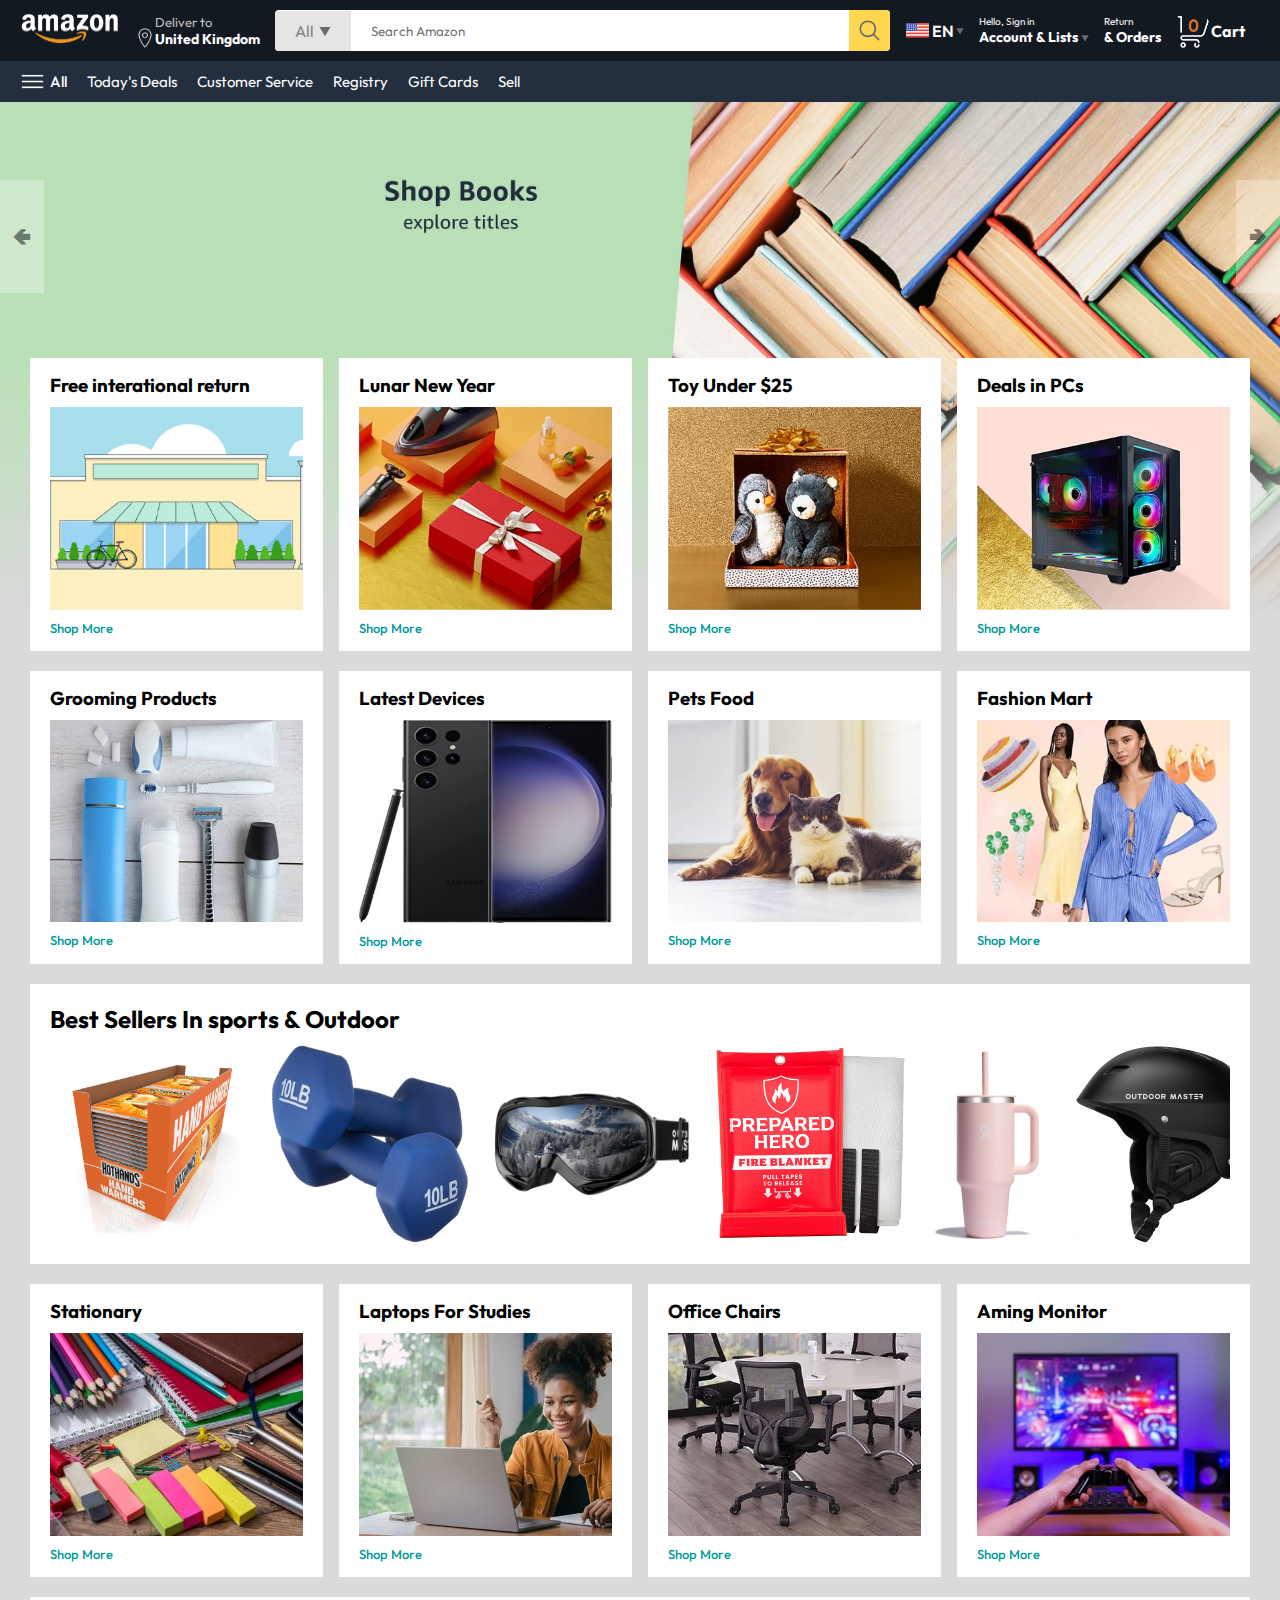
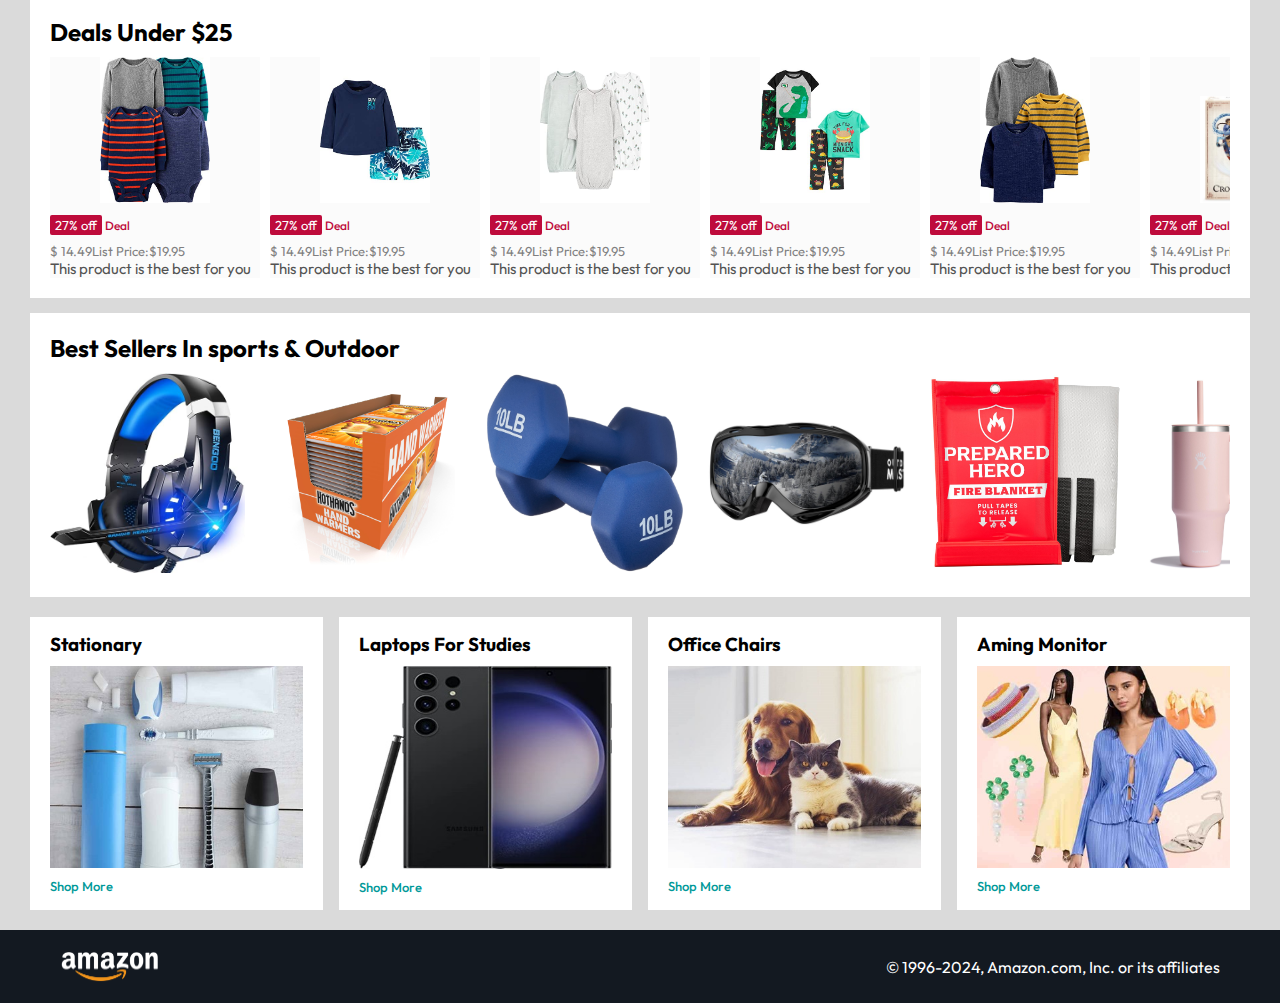
<file: index.html>
<!DOCTYPE html>
<html lang="en">
<head>
    <meta charset="UTF-8">
    <meta http-equiv="X-UA-Compatible" content="IE=edge">
    <meta name="viewport" content="width=device-width, initial-scale=1.0">
    <title>Amazon Clone</title>
    <link rel="stylesheet" href="style.css">
</head>
<body>
    <nav>
        <a href="/">
            <img src="./assets/amazon_logo.png" width="100" alt="">
        </a>
        <div class="nav-country">
            <img src="./assets/location_icon.png" height="20" alt="">
            <div>
                <p>Deliver to</p>
                <h1>United Kingdom</h1>
            </div>
        </div>
        <div class="nav-search">
            <div class="nav-search-gategory">
                <p>All</p>
                <img src="./assets/dropdown_icon.png" height="12" alt="">
            </div>
            <input type="text" class="nav-search-input" placeholder="Search Amazon">
            <img src="./assets/search_icon.png" class="nav-search-icon" alt="">
        </div>
        <div class="nav-language">
            <img src="./assets/us_flag.png" width="25px" alt="">
            <p>EN</p>
            <img src="./assets//dropdown_icon.png" width="8px" alt="">
        </div>
        <div class="nav-text">
            <p> <a href="/signin.html">Hello, Sign in</a> </p>
            <h1>Account & Lists <img src="./assets//dropdown_icon.png" width="8px" alt=""></h1>
        </div>
        <div class="nav-text">
            <p>Return</p>
            <h1>& Orders</h1>
        </div>
        <a href="/signin.html" class="mobile-user-icon" style="display: none;">
            <img src="./assets/user.png" alt="">
        </a>
        <a href="/Cart.html" class="nav-cart">
        <img src="./assets/cart_icon.png" width="35px" alt="">
        <h4>Cart</h4>
    </a>
      
    </nav>

    <div class="nav-bottom">
        <div>
            <img src="./assets/menu_icon.png" width="25px" alt="">
            <p>All</p>
        </div>
        <p>Today's Deals</p>
        <p>Customer Service</p>
        <p>Registry</p>
        <p>Gift Cards</p>
        <p>Sell</p>
    </div>

    <div class="header-slider">
        <a href="#" class="control_prev">&#129144</a>
        <a href="#" class="control_next">&#129146</a>
        <ul>
            <img src="./assets/header1.jpg" class="hearder-img" alt="">
            <img src="./assets/header2.jpg" class="hearder-img" alt="">
            <img src="./assets/header3.jpg" class="hearder-img" alt="">
            <img src="./assets/header4.jpg" class="hearder-img" alt="">
            <img src="./assets/header5.jpg" class="hearder-img" alt="">
            <img src="./assets/header6.jpg" class="hearder-img" alt="">
        </ul>
    </div>
    <div class="box-row header-box">
        <div class="box-col">
            <h3>Free interational return</h3>
            <img src="./assets/box1-1.jpg" alt="">
            <a href="/">Shop More</a>
        </div>
        <div class="box-col">
            <h3>Lunar New Year</h3>
            <img src="./assets/box1-2.jpg" alt="">
            <a href="/">Shop More</a>
        </div>
        <div class="box-col">
            <h3>Toy Under $25</h3>
            <img src="./assets/box1-3.jpg" alt="">
            <a href="/">Shop More</a>
        </div>
        <div class="box-col">
            <h3>Deals in PCs</h3>
            <img src="./assets/box1-4.jpg" alt="">
            <a href="/">Shop More</a>
        </div>
    </div> 

    <div class="box-row">
        <div class="box-col">
            <h3>Grooming Products</h3>
            <img src="./assets/box2-1.jpg" alt="">
            <a href="/">Shop More</a>
        </div>
        <div class="box-col">
            <h3>Latest Devices</h3>
            <img src="./assets/box2-2.jpg" alt="">
            <a href="/">Shop More</a>
        </div>
        <div class="box-col">
            <h3>Pets Food</h3>
            <img src="./assets/box2-3.jpg" alt="">
            <a href="/">Shop More</a>
        </div>
        <div class="box-col">
            <h3>Fashion Mart</h3>
            <img src="./assets/box2-4.jpg" alt="">
            <a href="/">Shop More</a>
        </div>
    </div> 

    <div class="products-slider">
        <h2>Best Sellers In sports & Outdoor</h2>
        <div class="products">
        <img src="./assets/product1-1.jpg" alt="">
        <img src="./assets/product1-2.jpg" alt="">
        <img src="./assets/product1-3.jpg" alt="">
        <img src="./assets/product1-4.jpg" alt="">
        <img src="./assets/product1-5.jpg" alt="">
        <img src="./assets/product1-6.jpg" alt="">
        <img src="./assets/product1-7.jpg" alt="">
        <img src="./assets/product1-8.jpg" alt="">
        <img src="./assets/product1-9.jpg" alt="">
        <img src="./assets/product1-10.jpg" alt="">
        </div>
        
      

    </div>

    <div class="box-row">
        <div class="box-col">
            <h3>Stationary</h3>
            <img src="./assets/box3-1.jpg" alt="">
            <a href="/">Shop More</a>
        </div>
        <div class="box-col">
            <h3>Laptops For Studies</h3>
            <img src="./assets/box3-2.jpg" alt="">
            <a href="/">Shop More</a>
        </div>
        <div class="box-col">
            <h3>Office Chairs</h3>
            <img src="./assets/box3-3.jpg" alt="">
            <a href="/">Shop More</a>
        </div>
        <div class="box-col">
            <h3>Aming Monitor</h3>
            <img src="./assets/box3-4.jpg" alt="">
            <a href="/">Shop More</a>
        </div>
    </div> 

    <div class="products-slider-with-price">
        <h2>Deals Under $25</h2>
        <div class="products">
            <div class="product-card">
                <div class="product-img-container">
                    <img src="./assets//product2-1.jpg" alt="">
                </div>
                <div class="product-offer">
                    <p>27% off</p> <span>Deal</span>
                </div>
                <p class="product-price">$ <span>14.49</span>List Price:$19.95</p>
                <h4>This product is the best for you</h4>
            </div>
            <div class="product-card">
                <div class="product-img-container">
                    <img src="./assets//product2-2.jpg" alt="">
                </div>
                <div class="product-offer">
                    <p>27% off</p> <span>Deal</span>
                </div>
                <p class="product-price">$ <span>14.49</span>List Price:$19.95</p>
                <h4>This product is the best for you</h4>
            </div>
            <div class="product-card">
                <div class="product-img-container">
                    <img src="./assets//product2-3.jpg" alt="">
                </div>
                <div class="product-offer">
                    <p>27% off</p> <span>Deal</span>
                </div>
                <p class="product-price">$ <span>14.49</span>List Price:$19.95</p>
                <h4>This product is the best for you</h4>
            </div>
            <div class="product-card">
                <div class="product-img-container">
                    <img src="./assets//product2-4.jpg" alt="">
                </div>
                <div class="product-offer">
                    <p>27% off</p> <span>Deal</span>
                </div>
                <p class="product-price">$ <span>14.49</span>List Price:$19.95</p>
                <h4>This product is the best for you</h4>
            </div>
            <div class="product-card">
                <div class="product-img-container">
                    <img src="./assets//product2-5.jpg" alt="">
                </div>
                <div class="product-offer">
                    <p>27% off</p> <span>Deal</span>
                </div>
                <p class="product-price">$ <span>14.49</span>List Price:$19.95</p>
                <h4>This product is the best for you</h4>
            </div>
            <div class="product-card">
                <div class="product-img-container">
                    <img src="./assets//product2-6.jpg" alt="">
                </div>
                <div class="product-offer">
                    <p>27% off</p> <span>Deal</span>
                </div>
                <p class="product-price">$ <span>14.49</span>List Price:$19.95</p>
                <h4>This product is the best for you</h4>
            </div>
            <div class="product-card">
                <div class="product-img-container">
                    <img src="./assets//product2-7.jpg" alt="">
                </div>
                <div class="product-offer">
                    <p>27% off</p> <span>Deal</span>
                </div>
                <p class="product-price">$ <span>14.49</span>List Price:$19.95</p>
                <h4>This product is the best for you</h4>
            </div>
            <div class="product-card">
                <div class="product-img-container">
                    <img src="./assets//product2-8.jpg" alt="">
                </div>
                <div class="product-offer">
                    <p>27% off</p> <span>Deal</span>
                </div>
                <p class="product-price">$ <span>14.49</span>List Price:$19.95</p>
                <h4>This product is the best for you</h4>
            </div>
            <div class="product-card">
                <div class="product-img-container">
                    <img src="./assets//product2-9.jpg" alt="">
                </div>
                <div class="product-offer">
                    <p>27% off</p> <span>Deal</span>
                </div>
                <p class="product-price">$ <span>14.49</span>List Price:$19.95</p>
                <h4>This product is the best for you</h4>
            </div>
            <div class="product-card">
                <div class="product-img-container">
                    <img src="./assets//product2-10.jpg" alt="">
                </div>
                <div class="product-offer">
                    <p>27% off</p> <span>Deal</span>
                </div>
                <p class="product-price">$ <span>14.49</span>List Price:$19.95</p>
                <h4>This product is the best for you</h4>
            </div>
            <div class="product-card">
                <div class="product-img-container">
                    <img src="./assets//product2-11.jpg" alt="">
                </div>
                <div class="product-offer">
                    <p>27% off</p> <span>Deal</span>
                </div>
                <p class="product-price">$ <span>14.49</span>List Price:$19.95</p>
                <h4>This product is the best for you</h4>
            </div>
           
        </div>
    </div>

    <div class="products-slider">
        <h2>Best Sellers In sports & Outdoor</h2>
        <div class="products">
            <a href="/product.html">
            <img src="./assets/product_img.jpg" alt="">
        </a>
        <img src="./assets/product1-1.jpg" alt="">
        <img src="./assets/product1-2.jpg" alt="">
        <img src="./assets/product1-3.jpg" alt="">
        <img src="./assets/product1-4.jpg" alt="">
        <img src="./assets/product1-5.jpg" alt="">
        <img src="./assets/product1-6.jpg" alt="">
        <img src="./assets/product1-7.jpg" alt="">
        <img src="./assets/product1-8.jpg" alt="">
        <img src="./assets/product1-9.jpg" alt="">
        <img src="./assets/product1-10.jpg" alt="">
        </div>
        
      

    </div>

    <div class="box-row">
        <div class="box-col">
            <h3>Stationary</h3>
            <img src="./assets/box2-1.jpg" alt="">
            <a href="/">Shop More</a>
        </div>
        <div class="box-col">
            <h3>Laptops For Studies</h3>
            <img src="./assets/box2-2.jpg" alt="">
            <a href="/">Shop More</a>
        </div>
        <div class="box-col">
            <h3>Office Chairs</h3>
            <img src="./assets/box2-3.jpg" alt="">
            <a href="/">Shop More</a>
        </div>
        <div class="box-col">
            <h3>Aming Monitor</h3>
            <img src="./assets/box2-4.jpg" alt="">
            <a href="/">Shop More</a>
        </div>
    </div> 

    <footer>
        <img src="./assets/amazon_logo.png" width="100" alt="">
        <p>
            &copy; 1996-2024, Amazon.com, Inc. or its affiliates
        </p>
    </footer>



    <script src="script.js"></script>
</body>
</html>
</file>
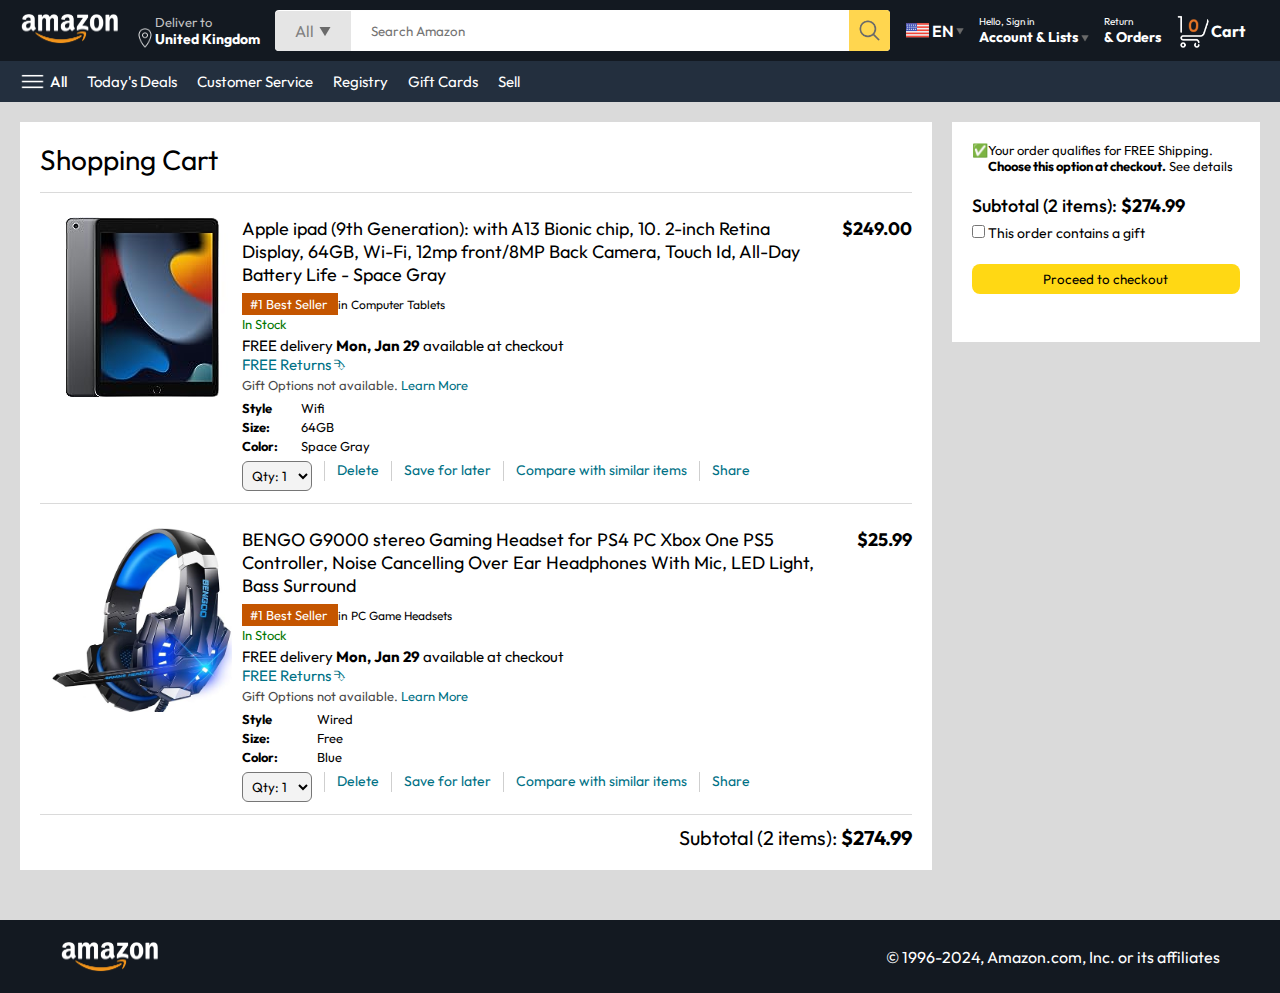
<file: Cart.html>
<!DOCTYPE html>
<html lang="en">
<head>
    <meta charset="UTF-8">
    <meta http-equiv="X-UA-Compatible" content="IE=edge">
    <meta name="viewport" content="width=device-width, initial-scale=1.0">
    <title>Cart</title>
    <link rel="stylesheet" href="./style.css">
    <link rel="stylesheet" href="./Cart.css">
</head>
<body>

    <nav>
        <a href="/">
            <img src="./assets/amazon_logo.png" width="100" alt="">
        </a>
        <div class="nav-country">
            <img src="./assets/location_icon.png" height="20" alt="">
            <div>
                <p>Deliver to</p>
                <h1>United Kingdom</h1>
            </div>
        </div>
        <div class="nav-search">
            <div class="nav-search-gategory">
                <p>All</p>
                <img src="./assets/dropdown_icon.png" height="12" alt="">
            </div>
            <input type="text" class="nav-search-input" placeholder="Search Amazon">
            <img src="./assets/search_icon.png" class="nav-search-icon" alt="">
        </div>
        <div class="nav-language">
            <img src="./assets/us_flag.png" width="25px" alt="">
            <p>EN</p>
            <img src="./assets//dropdown_icon.png" width="8px" alt="">
        </div>
        <div class="nav-text">
            <p> <a href="/signin.html">Hello, Sign in</a> </p>
            <h1>Account & Lists <img src="./assets//dropdown_icon.png" width="8px" alt=""></h1>
        </div>
        <div class="nav-text">
            <p>Return</p>
            <h1>& Orders</h1>
        </div>
        <a href="/signin.html" class="mobile-user-icon" style="display: none;">
            <img src="./assets/user.png" alt="">
        </a>
        <a href="" class="nav-cart">
        <img src="./assets/cart_icon.png" width="35px" alt="">
        <h4>Cart</h4>
    </a>
      
    </nav>

    <div class="nav-bottom">
        <div>
            <img src="./assets/menu_icon.png" width="25px" alt="">
            <p>All</p>
        </div>
        <p>Today's Deals</p>
        <p>Customer Service</p>
        <p>Registry</p>
        <p>Gift Cards</p>
        <p>Sell</p>
    </div>

    <div class="cart">
        <div class="cart-left">
            <h1>Shopping Cart</h1>
            <hr>
            <div class="product-cart-list">
                <img src="./assets/ipad_img.jpg" alt="" width="180px">
                <div>
                    <div class="product-cart-titleprice">
                        <p>Apple ipad (9th Generation): with A13 Bionic chip, 10.
                            2-inch Retina Display, 64GB, Wi-Fi, 12mp front/8MP Back
                             Camera, Touch Id, All-Day Battery Life - Space Gray
                        </p>
                        <p><b>$249.00</b></p>
                    </div>
                    <p class="product-cart-bestseller"> <span> #1 Best Seller </span> in Computer Tablets</p>
                    <p class="product-cart-stock">In Stock</p>
                    <p class="product-cart-delievry">FREE delivery <b> Mon, Jan 29 </b> available at checkout</p>
                    <p class="product-cart-returns">FREE Returns &#11191</p>
                    <p class="product-cart-giftoptions">Gift Options not available. <span>Learn More</span></p>
                    <div class="product-cart-specs">
                        <p><b>Style</b></p> <p>Wifi</p>
                        <p><b>Size:</b></p> <p>64GB</p>
                        <p><b>Color:</b></p> <p>Space Gray</p>
                    </div>

                    <div class="cart-list-action">
                        <select>
                            <option value=" 1">Qty: 1</option>
                            <option value=" 2">Qty: 2</option>
                            <option value=" 3">Qty: 3</option>
                            <option value=" 4">Qty: 4</option>
                            <option value=" 5">Qty: 5</option>
                        </select>
                        <hr>
                        <p class="action-btn">Delete</p>
                        <hr>
                        <p class="action-btn">Save for later</p>
                        <hr>
                        <p class="action-btn">Compare with similar items</p>
                        <hr>
                        <p class="action-btn">Share</p>
                    </div>
                </div>

                
                
            </div>

            <hr>

            <div class="product-cart-list">
                <img src="./assets/product_img.jpg" alt="" width="180px">
                <div>
                    <div class="product-cart-titleprice">
                        <p> BENGO G9000 stereo Gaming Headset for PS4 PC Xbox One PS5
                            Controller, Noise Cancelling Over Ear Headphones With Mic, LED 
                            Light, Bass Surround
                        </p>
                        <p><b>$25.99</b></p>
                    </div>
                    <p class="product-cart-bestseller"> <span> #1 Best Seller </span> in PC Game Headsets</p>
                    <p class="product-cart-stock">In Stock</p>
                    <p class="product-cart-delievry">FREE delivery <b> Mon, Jan 29 </b> available at checkout</p>
                    <p class="product-cart-returns">FREE Returns &#11191</p>
                    <p class="product-cart-giftoptions">Gift Options not available. <span>Learn More</span></p>
                    <div class="product-cart-specs">
                        <p><b>Style</b></p> <p>Wired</p>
                        <p><b>Size:</b></p> <p>Free</p>
                        <p><b>Color:</b></p> <p>Blue</p>
                    </div>

                    <div class="cart-list-action">
                        <select>
                            <option value=" 1">Qty: 1</option>
                            <option value=" 2">Qty: 2</option>
                            <option value=" 3">Qty: 3</option>
                            <option value=" 4">Qty: 4</option>
                            <option value=" 5">Qty: 5</option>
                        </select>
                        <hr>
                        <p class="action-btn">Delete</p>
                        <hr>
                        <p class="action-btn">Save for later</p>
                        <hr>
                        <p class="action-btn">Compare with similar items</p>
                        <hr>
                        <p class="action-btn">Share</p>
                    </div>
                </div>
        </div>

        <hr>
        <div class="cart-list-subtotal">
            Subtotal (2 items): <b>$274.99</b>
        </div>

        </div>
        <div class="cart-right">
        <div class="cart-free-delivery">
            <p>&#x2705</p>
            <p>Your order qualifies for FREE Shipping. <b>Choose this option at checkout.</b> See details</p>
        </div>
        <p class="cart-subtotal"> Subtotal (2 items): <b>$274.99</b></p>
        <p class="cart-right-gift"> <input type="checkbox"> This order contains a gift</p>
        <button>Proceed to checkout</button>
        </div>
    </div>

    <footer class="footer-cart">
        <img src="./assets/amazon_logo.png" width="100" alt="">
        <p>
            &copy; 1996-2024, Amazon.com, Inc. or its affiliates
        </p>
    </footer>
    
</body>
</html>
</file>
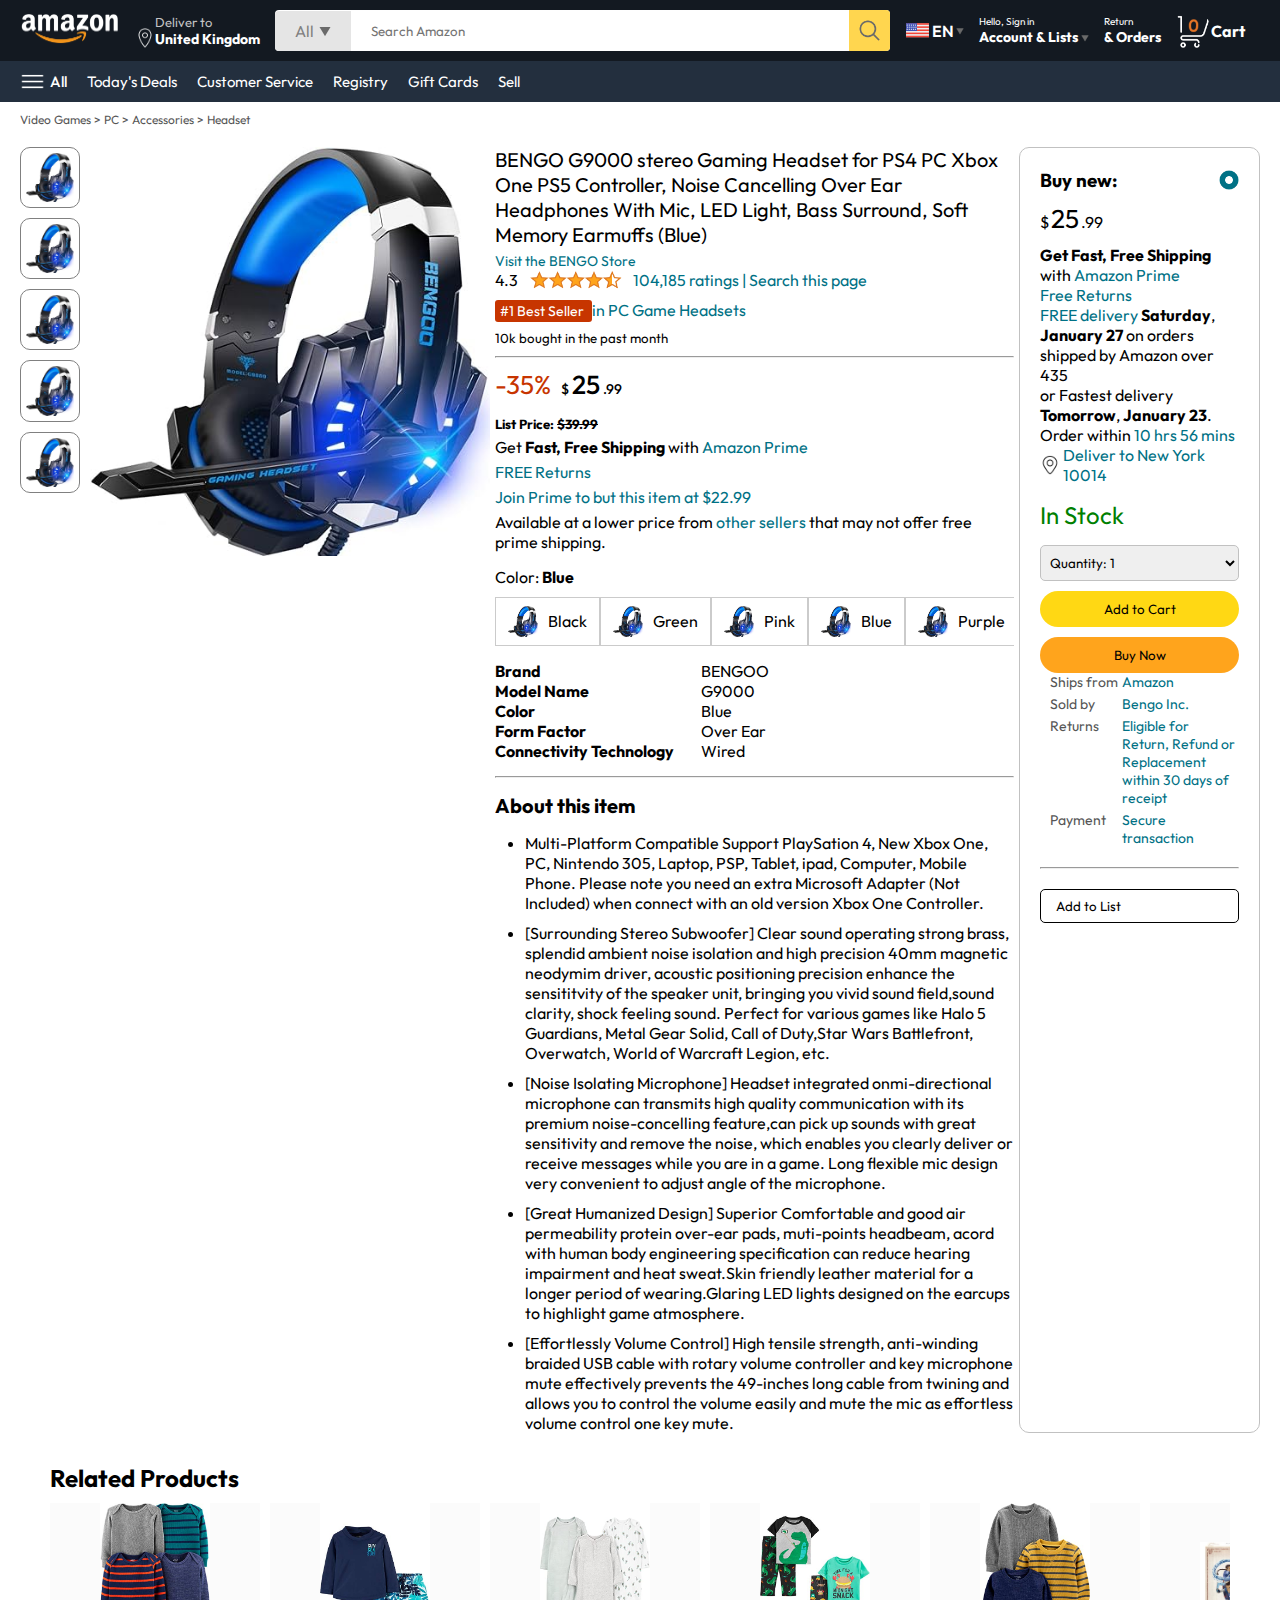
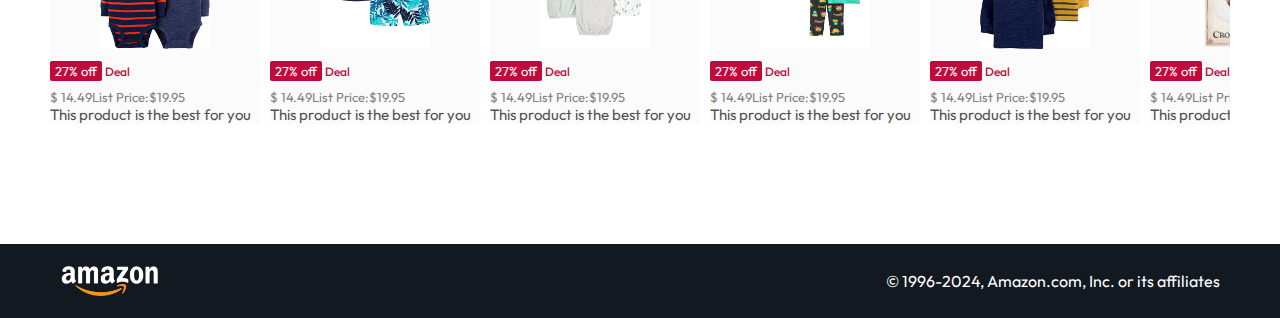
<file: product.html>
<!DOCTYPE html>
<html lang="en">
<head>
    <meta charset="UTF-8">
    <meta http-equiv="X-UA-Compatible" content="IE=edge">
    <meta name="viewport" content="width=device-width, initial-scale=1.0">
    <title>Product Page</title>
    <link rel="stylesheet" href="style.css">
    <link rel="stylesheet" href="product.css">
</head>
<body>
    <nav>
        <a href="/">
            <img src="./assets/amazon_logo.png" width="100" alt="">
        </a>
        <div class="nav-country">
            <img src="./assets/location_icon.png" height="20" alt="">
            <div>
                <p>Deliver to</p>
                <h1>United Kingdom</h1>
            </div>
        </div>
        <div class="nav-search">
            <div class="nav-search-gategory">
                <p>All</p>
                <img src="./assets/dropdown_icon.png" height="12" alt="">
            </div>
            <input type="text" class="nav-search-input" placeholder="Search Amazon">
            <img src="./assets/search_icon.png" class="nav-search-icon" alt="">
        </div>
        <div class="nav-language">
            <img src="./assets/us_flag.png" width="25px" alt="">
            <p>EN</p>
            <img src="./assets//dropdown_icon.png" width="8px" alt="">
        </div>
        <div class="nav-text">
            <p> <a href="/signin.html">Hello, Sign in</a> </p>
            <h1>Account & Lists <img src="./assets//dropdown_icon.png" width="8px" alt=""></h1>
        </div>
        <div class="nav-text">
            <p>Return</p>
            <h1>& Orders</h1>
        </div>
        <a href="/signin.html" class="mobile-user-icon" style="display: none;">
            <img src="./assets/user.png" alt="">
        </a>

        <a href="/Cart.html" class="nav-cart">
        <img src="./assets/cart_icon.png" width="35px" alt="">
        <h4>Cart</h4>
    </a>
      
    </nav>

    <div class="nav-bottom">
        <div>
            <img src="./assets/menu_icon.png" width="25px" alt="">
            <p>All</p>
        </div>
        <p>Today's Deals</p>
        <p>Customer Service</p>
        <p>Registry</p>
        <p>Gift Cards</p>
        <p>Sell</p>
    </div>
    
    <p class="breadcrum">Video Games > PC > Accessories > Headset</p>

    <div class="product-display">
    <div class="product-d-image">
        <div class="product-icons">
            <img src="./assets/product_img.jpg" alt="" width="60">
            <img src="./assets/product_img.jpg" alt="" width="60">
            <img src="./assets/product_img.jpg" alt="" width="60">
            <img src="./assets/product_img.jpg" alt="" width="60">
            <img src="./assets/product_img.jpg" alt="" width="60">
        </div>
        <div class="product-main-image">
            <img src="./assets/product_img.jpg" alt="" width="400">
        </div>
    </div>
    <div class="product-d-details">
        <p class="product-title">
            BENGO G9000 stereo Gaming Headset for PS4 PC Xbox One PS5
            Controller, Noise Cancelling Over Ear Headphones With Mic, LED 
            Light, Bass Surround, Soft Memory Earmuffs (Blue)
        </p>
        <p class="brand-store">Visit the BENGO Store</p>
        <div class="product-rating">
            <div>
                <div>4.3 <img src="./assets/rating_img.png" height="20px" alt=""></div>
                <p>104,185 ratings | Search this page</p>
            </div>
            <p> <span> #1 Best Seller </span>in PC Game Headsets</p>
            <h5>10k bought in the past month</h5>
            <hr>
        </div>

        <div class="product-d-price">
            <div>
                <p>-35%</p>
                <h1>$ <span>25</span> .99</h1>
            </div>
            <h5>List Price: <span> $39.99</span></h5>
            <p>Get <b>Fast, Free Shipping</b>  with <span>Amazon Prime</span> </p>
            <p> <span>FREE Returns</span> </p>
            <p> <span>Join Prime to but this item at $22.99</span> </p>
            <p>Available at a lower price from <span> other sellers</span> that may not offer free prime shipping.</p>
        </div>

        <div class="product-color-selection">
            <p>Color: <b>Blue</b></p>
            <div class="product-color-options">
                <div class="option">
                    <img src="./assets/product_img.jpg" alt="" width="30px">
                    <p>Black</p>
                </div>
                <div class="option">
                    <img src="./assets/product_img.jpg" alt="" width="30px">
                    <p>Green</p>
                </div>
                <div class="option">
                    <img src="./assets/product_img.jpg" alt="" width="30px">
                    <p>Pink</p>
                </div>
                <div class="option">
                    <img src="./assets/product_img.jpg" alt="" width="30px">
                    <p>Blue</p>
                </div>
                <div class="option">
                    <img src="./assets/product_img.jpg" alt="" width="30px">
                    <p>Purple</p>
                </div>
                <div class="option">
                    <img src="./assets/product_img.jpg" alt="" width="30px">
                    <p>Red</p>
                </div>
            </div>
        </div>

        <div class="product-info">
            <p><b>Brand</b></p> <p>BENGOO</p>
            <p><b>Model Name</b></p> <p>G9000</p>
            <p><b>Color</b></p> <p>Blue</p>
            <p><b>Form Factor</b></p> <p>Over Ear</p>
            <p><b>Connectivity Technology</b></p> <p>Wired</p>
            
        </div>
        <hr>
        <div class="product-description">
            <h1>About this item</h1>
            <ul>
                <li>Multi-Platform Compatible Support PlaySation 4, New
                     Xbox One, PC, Nintendo 305, Laptop, PSP, Tablet, ipad, Computer, Mobile Phone. Please note you need an extra Microsoft Adapter (Not Included) when connect with an old version Xbox One Controller.</li>
                     <li>[Surrounding Stereo Subwoofer] Clear sound operating strong brass, splendid ambient noise isolation and high precision 40mm magnetic neodymim driver, acoustic positioning precision enhance the sensititvity of the speaker unit, bringing you vivid sound field,sound clarity, shock feeling sound. Perfect for various games like Halo 5 Guardians, Metal Gear Solid, Call of Duty,Star Wars Battlefront, Overwatch, World of Warcraft Legion, etc.</li>
                     <li>[Noise Isolating Microphone] Headset integrated onmi-directional microphone can transmits high quality communication with its premium noise-concelling feature,can pick up sounds with great sensitivity and remove the noise, which enables you clearly deliver or receive messages while you are in a game. Long flexible mic design very convenient to adjust angle of the microphone. </li>
                     <li>[Great Humanized Design] Superior Comfortable and good air permeability protein over-ear pads, muti-points headbeam, acord with human body engineering specification can reduce hearing impairment and heat sweat.Skin friendly leather material for a longer period of wearing.Glaring LED lights designed on the earcups to highlight game atmosphere.</li>
                     <li>[Effortlessly Volume Control] High tensile strength, anti-winding braided USB cable with rotary volume controller and key microphone mute effectively prevents the 49-inches long cable from twining and allows you to control the volume easily and mute the mic as effortless volume control one key mute.</li>
            </ul>
        </div>

    </div>
    <!-- <div class="product-d-details"></div> -->
    <div class="product-d-purchase">
        <div class="title">
            <h3>Buy new:</h3> <img src="./assets/circle_icon.png" alt="" width="20px">
        </div>
        <h1 class="price">$<span>25</span>.99</h1>
        <div class="gap">
            <p> <b> Get Fast, Free Shipping </b> with <span> Amazon Prime</span></p>
            <p><span>Free Returns</span></p>
        </div>
        <div class="gap">
            <p> <span>FREE delivery</span> <b>Saturday</b>, </p>
            <p><b>January 27</b> on orders shipped by Amazon over 435</p>
        </div>
        <div class="gap">
            <p> or Fastest delivery <b>Tomorrow</b>, <b>January 23</b>. Order within <span>10 hrs 56 mins</span></p>
           
        </div>

        <div class="delivery-location">
            <img src="./assets/location_icon_dark.png" alt="" width="20px">
            <p><span>Deliver to New York 10014</span></p>
        </div>
        <h2 class="product-stock">In Stock</h2>
        <select class="product-quantity">
        <option value="1">Quantity: 1</option>
        <option value="2">Quantity: 2</option>
        <option value="3">Quantity: 3</option>
    </select>
    <button class="btn">Add to Cart</button>
    <button class="btn product-buy">Buy Now</button>

    <div class="product-seller-info">
        <p>Ships from</p> <p><span>Amazon</span></p>
        <p>Sold by</p> <p><span>Bengo Inc.</span></p>
        <p>Returns</p> <p><span>Eligible for Return, Refund or Replacement within 30 days of receipt</span></p>
        <p>Payment</p> <p><span>Secure transaction</span></p>
    </div>
    <hr>
    <button class="product-add-list">Add to List</button>
    </div>
    </div>

    <div class="products-slider-with-price">
        <h2>Related Products</h2>
        <div class="products">
            <div class="product-card">
                <div class="product-img-container">
                    <img src="./assets//product2-1.jpg" alt="">
                </div>
                <div class="product-offer">
                    <p>27% off</p> <span>Deal</span>
                </div>
                <p class="product-price">$ <span>14.49</span>List Price:$19.95</p>
                <h4>This product is the best for you</h4>
            </div>
            <div class="product-card">
                <div class="product-img-container">
                    <img src="./assets//product2-2.jpg" alt="">
                </div>
                <div class="product-offer">
                    <p>27% off</p> <span>Deal</span>
                </div>
                <p class="product-price">$ <span>14.49</span>List Price:$19.95</p>
                <h4>This product is the best for you</h4>
            </div>
            <div class="product-card">
                <div class="product-img-container">
                    <img src="./assets//product2-3.jpg" alt="">
                </div>
                <div class="product-offer">
                    <p>27% off</p> <span>Deal</span>
                </div>
                <p class="product-price">$ <span>14.49</span>List Price:$19.95</p>
                <h4>This product is the best for you</h4>
            </div>
            <div class="product-card">
                <div class="product-img-container">
                    <img src="./assets//product2-4.jpg" alt="">
                </div>
                <div class="product-offer">
                    <p>27% off</p> <span>Deal</span>
                </div>
                <p class="product-price">$ <span>14.49</span>List Price:$19.95</p>
                <h4>This product is the best for you</h4>
            </div>
            <div class="product-card">
                <div class="product-img-container">
                    <img src="./assets//product2-5.jpg" alt="">
                </div>
                <div class="product-offer">
                    <p>27% off</p> <span>Deal</span>
                </div>
                <p class="product-price">$ <span>14.49</span>List Price:$19.95</p>
                <h4>This product is the best for you</h4>
            </div>
            <div class="product-card">
                <div class="product-img-container">
                    <img src="./assets//product2-6.jpg" alt="">
                </div>
                <div class="product-offer">
                    <p>27% off</p> <span>Deal</span>
                </div>
                <p class="product-price">$ <span>14.49</span>List Price:$19.95</p>
                <h4>This product is the best for you</h4>
            </div>
            <div class="product-card">
                <div class="product-img-container">
                    <img src="./assets//product2-7.jpg" alt="">
                </div>
                <div class="product-offer">
                    <p>27% off</p> <span>Deal</span>
                </div>
                <p class="product-price">$ <span>14.49</span>List Price:$19.95</p>
                <h4>This product is the best for you</h4>
            </div>
            <div class="product-card">
                <div class="product-img-container">
                    <img src="./assets//product2-8.jpg" alt="">
                </div>
                <div class="product-offer">
                    <p>27% off</p> <span>Deal</span>
                </div>
                <p class="product-price">$ <span>14.49</span>List Price:$19.95</p>
                <h4>This product is the best for you</h4>
            </div>
            <div class="product-card">
                <div class="product-img-container">
                    <img src="./assets//product2-9.jpg" alt="">
                </div>
                <div class="product-offer">
                    <p>27% off</p> <span>Deal</span>
                </div>
                <p class="product-price">$ <span>14.49</span>List Price:$19.95</p>
                <h4>This product is the best for you</h4>
            </div>
            <div class="product-card">
                <div class="product-img-container">
                    <img src="./assets//product2-10.jpg" alt="">
                </div>
                <div class="product-offer">
                    <p>27% off</p> <span>Deal</span>
                </div>
                <p class="product-price">$ <span>14.49</span>List Price:$19.95</p>
                <h4>This product is the best for you</h4>
            </div>
            <div class="product-card">
                <div class="product-img-container">
                    <img src="./assets//product2-11.jpg" alt="">
                </div>
                <div class="product-offer">
                    <p>27% off</p> <span>Deal</span>
                </div>
                <p class="product-price">$ <span>14.49</span>List Price:$19.95</p>
                <h4>This product is the best for you</h4>
            </div>
            </div>
            </div>
            <footer class="product-footer">
                <img src="./assets/amazon_logo.png" width="100" alt="">
                <p>
                    &copy; 1996-2024, Amazon.com, Inc. or its affiliates
                </p>
            </footer>
           <!-- <script>
            const scrollContainer = document.querySelectorAll('.products');
for (const item of scrollContainer) {
    item.addEventListener('wheel', (evt)=>{
        evt.preventDefault();
        item.scrollLeft += evt.deltay;
    });
}
           </script> -->
</body>
</html>
</file>
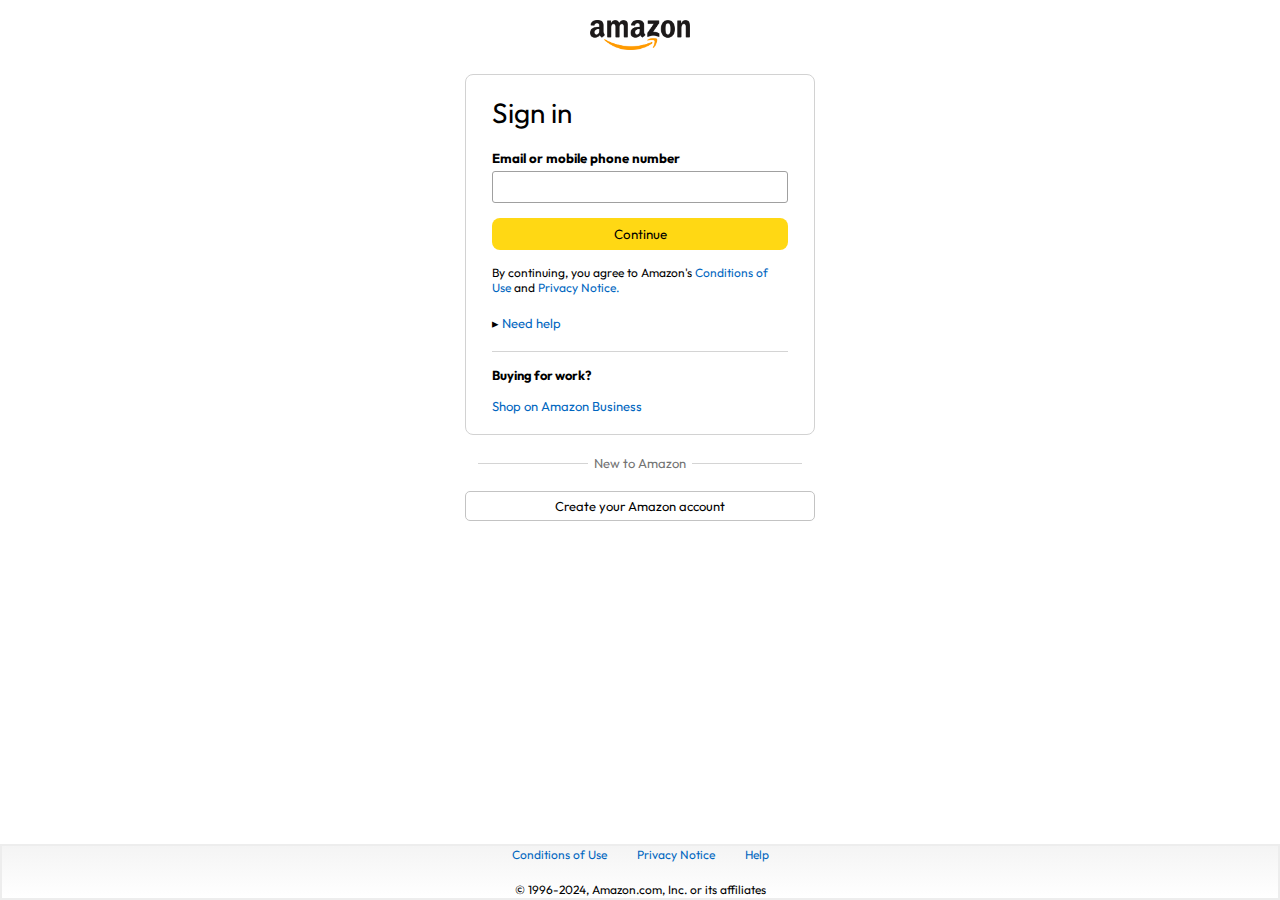
<file: signin.html>
<!DOCTYPE html>
<html lang="en">
<head>
    <meta charset="UTF-8">
    <meta http-equiv="X-UA-Compatible" content="IE=edge">
    <meta name="viewport" content="width=device-width, initial-scale=1.0">
    <title>Sign In</title>
    <link rel="stylesheet" href="signin.css">
</head>
<body>
    <a href="/"><img class="logo" src="./assets/amazon_logo_dark.png" alt="" width="100px"></a>
    <div class="signin-container">
        <h1 class="signin-title">Sign in</h1>
        <h5 class="input-lable">Email or mobile phone number</h5>
        <input type="text">
        <button>Continue</button>
        <p class="signin-condition">By continuing, you agree to Amazon's <span> Conditions of Use </span> and <span> Privacy Notice.</span></p>
        <p class="signin-help"> &#9656 <span>Need help</span></p>
        <hr>
        <h4> Buying for work?</h4>
        <p class="signin-business"><span>Shop on Amazon Business</span></p>
    </div>
    <div class="signin-bottom">
        <hr>
        <p>New to Amazon</p>
        <hr>
    </div>
    <a href="/signup.html">
        <button class="signin-signup-btn">Create your Amazon account</button>
    </a>
   
    <footer>
        <div class="footer-links">
            <a href="#">Conditions of Use</a>
            <a href="#">Privacy Notice</a>
            <a href="#">Help</a>
        </div>
        <p class="footer-copyright">&copy; 1996-2024, Amazon.com, Inc. or its affiliates</p>
    </footer>
    
</body>
</html>
</file>
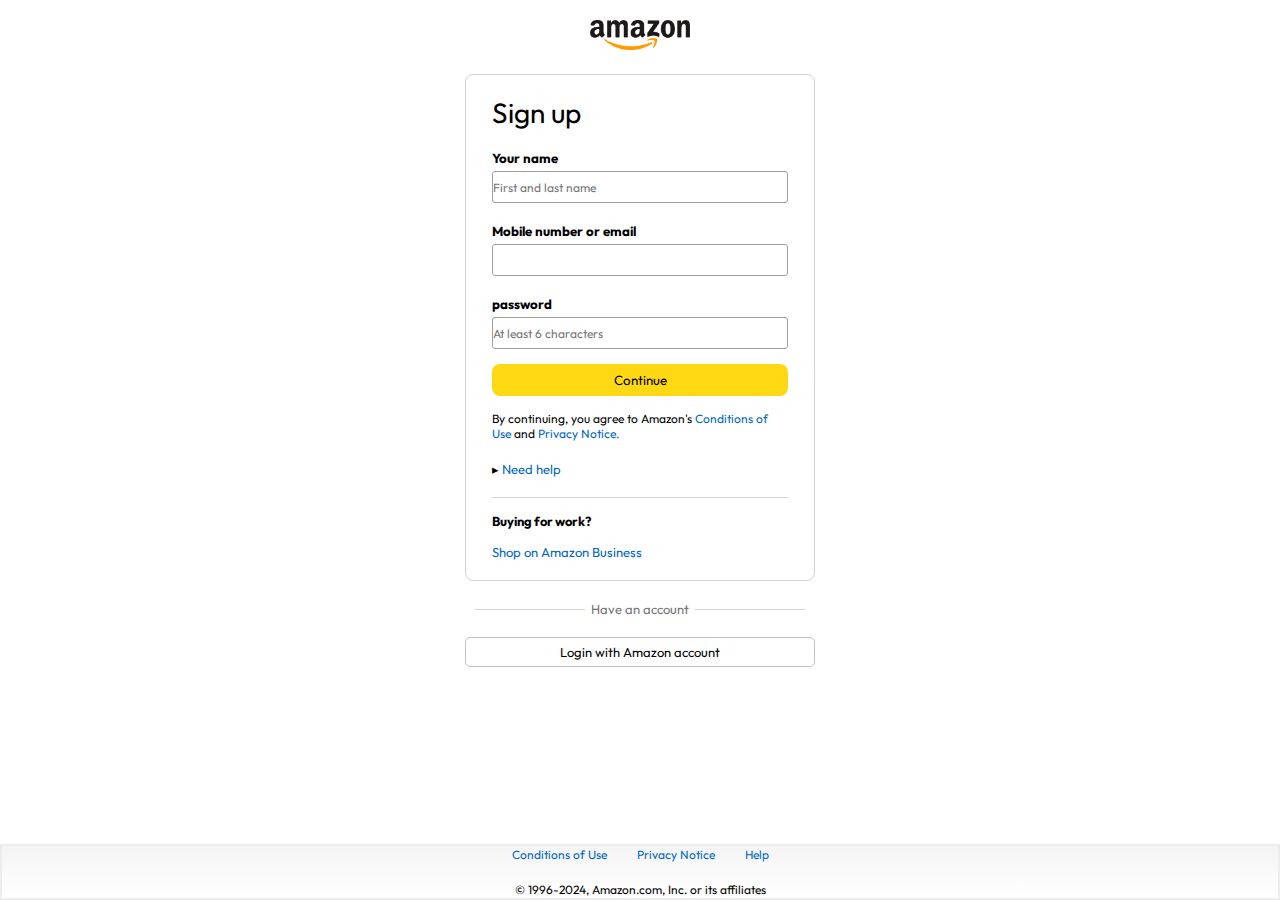
<file: signup.html>
<!DOCTYPE html>
<html lang="en">
<head>
    <meta charset="UTF-8">
    <meta http-equiv="X-UA-Compatible" content="IE=edge">
    <meta name="viewport" content="width=device-width, initial-scale=1.0">
    <title>Sign Up</title>
    <link rel="stylesheet" href="/signin.css">
</head>
<body>
    <a href="/"><img class="logo" src="./assets/amazon_logo_dark.png" alt="" width="100px"></a>
    <div class="signin-container">
        <h1 class="signin-title">Sign up</h1>
        <h5 class="input-lable">Your name</h5>
        <input type="text" placeholder="First and last name">
        <h5 class="input-lable">Mobile number or email</h5>
        <input type="text">
        <h5 class="input-lable">password</h5>
        <input type="password" placeholder="At least 6 characters">
        <button>Continue</button>
        <p class="signin-condition">By continuing, you agree to Amazon's <span> Conditions of Use </span> and <span> Privacy Notice.</span></p>
        <p class="signin-help"> &#9656 <span>Need help</span></p>
        <hr>
        <h4> Buying for work?</h4>
        <p class="signin-business"><span>Shop on Amazon Business</span></p>
    </div>
    <div class="signin-bottom">
        <hr>
        <p>Have an account</p>
        <hr>
    </div>
    <a href="/signin.html">
        <button class="signin-signup-btn">Login with Amazon account</button>
    </a>
   
    <footer>
        <div class="footer-links">
            <a href="#">Conditions of Use</a>
            <a href="#">Privacy Notice</a>
            <a href="#">Help</a>
        </div>
        <p class="footer-copyright">&copy; 1996-2024, Amazon.com, Inc. or its affiliates</p>
    </footer>
    
</body>
</html>
</file>
<file: style.css>
@import url('https://fonts.googleapis.com/css2?family=Outfit:wght@100..900&display=swap');

*{
    padding: 0;
    margin: 0;
    box-sizing: border-box;
    font-family: Outfit;

}

body{
    background-color: #dadada;
}

a{
    text-decoration: none;
    color: inherit;
}
nav{
    display: flex;
    align-items: center;
    justify-content: space-between;
    background: #131921;
    padding: 10px 20px;
    color: #fff;
}
.nav-country{
    display: flex;
    align-items: end;
    margin-left: 15px;
    font-size: 13px;
    color: #c4c4c4;
}
.nav-country h1{
    color: #fff;
    font-size: 14px;
}
.nav-search{
    flex: 1;
    display: flex;
    align-items: center;
    background: #fff;
    color: grey;
    max-width: 1000px;
    border-radius: 4px;
    margin-left: 15px;
}
.nav-search-gategory{
    display: flex;
    align-items: center;
    padding: 10px 20px;
    gap: 5px;
    background: #e5e5e5;
    border-radius: 4px 0 0 4px;
}
.nav-search-input{
    border: none;
    outline: none;
    padding-left: 20px;
    width: 100%;
}
.nav-search-icon{
    max-width: 41px;
    padding: 8px;
    background: #ffd64f;
    border-radius: 0 4px 4px 0;
}
.nav-language{
    display: flex;
    align-items: center;
    gap: 2px;
    font-weight: 600;
    margin-left: 15px;
}
.nav-text{
    margin-left: 15px;
}
.nav-text p{
    font-size: 10px;
}
.nav-text h1{
    font-size: 14px;
}
.nav-cart{
    display: flex;
    align-items: center;
    margin: 0px 15px;
}
.nav-bottom{
    display: flex;
    align-items: center;
    gap: 20px;
    padding: 8px 20px;
    background: #232f3e;
    color: #fff;
    font-size: 15px;
}
.nav-bottom div{
    display: flex;
    align-items: center;
    gap: 5px;
    font-weight: 500;
}
.header-slider ul{
    display: flex;
    overflow-y: hidden;


}
.hearder-img{
    max-width: 100%;
    mask-image: linear-gradient(to bottom, #000000 50%, transparent 100%);
}
.header-slider a{
    position: absolute;
    top: 20%;
    z-index: 1;
    padding: 5vh 1vw;
    background: #ffffff4f;
    color: #0000007b;
    text-decoration: none;
    font-weight: 600;
    font-size: 18px;
    cursor: pointer;
}
.control_next{
    right: 0;

}
.box-row{
    display: flex;
    flex-wrap: wrap;
    row-gap: 20px;
    justify-content: space-between;
    margin: 20px 30px;
}
.box-col{
    display: flex;
    flex-direction: column;
    gap: 10px;
    padding: 15px 20px;
    background: #fff;
    max-width: 24%;
    min-height: 200px;
    z-index: 1;
}
.box-col a{
    font-size: 13px;
    color: #009999;
    font-weight: 500;

}
.header-box{
    margin-top: -20vw;
}
.products-slider{
    background: #fff;
    margin: 0 30px;
    padding: 20px;
    margin-bottom: 15px;
}
.products-slider .products{
    display: flex;
    overflow-x: auto;
    gap: 20px;
    margin-top: 10px;
}

.products-slider .products img{
    max-width: 200px;
    max-height: 200px;
}

.products-slider .products::-webkit-scrollbar{
    display: none;

}

.products-slider-with-price{
    background: #fff;
    margin: 0 30px;
    padding: 20px;
    margin-bottom: 15px;
}

.products-slider-with-price .products{
    display: flex;
    overflow-x: auto;
    gap: 10px;
    margin-top: 10px;
}

.products-slider-with-price .products::-webkit-scrollbar{
  display: none;
}

.product-card{
  display: flex;
  flex-direction: column;
  justify-content: end;
  min-width: 210px;
  background: #fbfbfb;
}

.product-card img{
    width: 110px;
    margin: 0 50px;
}

.product-offer p{
    background: #be0b3b;
    color: #fff;
    display: inline-block;
    padding: 2px 5px;
    border-radius: 2px;
    margin: 8px 0;
    font-size: 13px;
}
.product-offer span{
    color:#be0b3b ;
    font-weight: 500;
    font-size: 12px;
}

.product-price{
    color: gray;
    font-size: 13px;
}
.product-card h4{
    color: #525252;
    font-size: 15px;
    font-weight: 400;
}

footer{
    display: flex;
    justify-content: space-between;
    align-items: center;
    color: #fff;
    background: #131921;
    padding: 20px 60px;
}

/*-----------media query-------------*/
@media only screen and (max-width: 900px) {
    nav{
        flex-wrap: wrap;
    }
    .nav-search{
        order: 7;
        margin: 15px 0 5px;
        min-width: 300px;
    }
    .box-col{
        max-width: 48%;
    }
}

@media only screen and (max-width: 600px){
    .nav-country{
        display: none;
    }
    .nav-language{
        display: none;
    }
    .nav-text{
        display: none;
    }
    .nav-bottom{
        font-size: 13px;
        gap: 10px;
        overflow-x: scroll;
    }
    .nav-bottom::-webkit-scrollbar{
        display: none;

    }


    .nav-bottom p{
        white-space: nowrap;
    }

    .mobile-user-icon{
        display: flex !important;
        flex: 1;
        justify-content: flex-end;
    }
    .mobile-user-icon img{
        width: 25px;
    }
    
    .nav-cart h4{
        display: none;
    }

    .nav-cart img{
        width: 25px;
    }

    .header-slider a{
        top: 24%;
        padding: 2vh 1vw;
        font-size: 15px;

    }
    .box-col{
        max-width: 100%;
        width: 100%;
    }

    footer{
        justify-content: center;
        flex-direction: column;
        font-size: 14px;
    }

}
</file>
<file: Cart.css>
.cart{
    display: flex;
    gap: 20px;
    margin: 20px;
}

.cart-left{
    background: white;
    padding: 20px;
}

.cart-left h1{
    font-size: 28px;
    font-weight: 400;
    margin-bottom: 15px;
}

.cart-left hr{
    border: none;
    height: 1px;
    background: #dadada;
}

.product-cart-list{
    display: flex;
    align-items: start;
    gap: 10px;
    padding: 24px 0 12px 12px;
}
.product-cart-titleprice{
    display: flex;
    gap: 20px;
    font-size: 18px;
}

.product-cart-bestseller{
    font-size: 12px;
    margin-top: 10px;
}

.product-cart-bestseller span{
    font-size: 13px;
    background: #c45500;
    color: #fff;
    padding: 3px 8px;
}

.product-cart-stock{
    font-size: 13px;
    color: #007600;
    margin: 4px 0;
}
.product-cart-delievry{
    font-size: 15px;
}
.product-cart-returns{
    font-size: 15px;
    color: #007185;
    font-weight: 400;
}
.product-cart-giftoptions{
    color: #494949;
    font-size: 13px;
    margin: 3px 0;
}

.product-cart-giftoptions span{
    color: #007185;
}

.product-cart-specs{
    max-width: 150px;
    display: grid;
    grid-template-columns: auto auto;
    row-gap: 3px;
    font-size: 13px;
    margin: 7px 0;
}
.cart-list-action{
    display: flex;
    gap: 12px;
    font-size: 14px;
    color: #007185;
}
.cart-list-action hr{
    height: 20px;
    width: 1px;
    background: #cfcfcf;
}
.cart-list-action select{
    padding: 5px;
    border-radius: 6px;
    background: #f3f3f3;
}
.cart-list-subtotal{
    text-align: right;
    font-size: 20px;
    margin-top: 10px;
}
.cart-right{
    background: white;
    padding: 20px;
    max-height: 220px;
    min-width: 280px;
}
.cart-free-delivery{
    display: flex;
    font-size: 13px;
}
.cart-subtotal{
    margin-top: 20px                   ;
    font-size: 18px;
    font-weight: 500;
}
.cart-right-gift{
    margin: 7px 0;
    font-size: 14px;
}
.cart-right button{
    width: 100%;
    height: 30px;
    margin: 15px 0;
    background: #ffd814;
    border: none;
    border-radius: 8px;
    cursor: pointer;
}
.cart-right button:hover{
    background: #ebc712;
}
.footer-cart{
    margin-top: 50px;
}

 /*---------media query-------*/
@media only screen and (max-width: 900px){
    .cart{
        flex-wrap: wrap;
    }
}
@media only screen and (max-width: 600px){
    .product-cart-list{
        padding: 24px 0;
    }
    .product-cart-list img{
        width: 80px;
    }
    .product-cart-titleprice{
        flex-wrap: wrap;
        font-size: 14px;
    }
    .product-cart-delivery{
        font-size: 13px;
    }
    .cart-list-action .action-btn:nth-last-child(1){
        display: none;


    }
    .cart-list-action hr:nth-last-child(2){
        display: none;


    }
    .cart-list-action .action-btn:nth-last-child(3){
        display: none;


    }
    .cart-list-action hr:nth-last-child(4){
        display: none;


    }
    .cart-right{
        min-width: 100%;
    }
}
</file>
<file: product.css>
body{
    background: #fff;
}

.breadcrum{
    padding: 10px 20px;
    font-size: 12px;
    color: #565656;
}

.product-display{
    min-height: 100%;
    padding: 10px 20px;
    display: flex;
}

.product-d-image{
    display: flex;
    gap: 10px;
}

.product-icons{
    display: flex;
    flex-direction: column;
    gap: 10px;
}

.product-icons img{
    border: 1px solid gray;
    border-radius: 10px;
    padding: 5px;
}
.product-d-details{
    margin: 0 5px;
  overflow: hidden;
}
.product-title{
    font-size: 20px;
}
.brand-store{
    margin-top: 5px;
    color: #007185;
    font-size: 14px;
}

.product-rating{
    display: flex;
    flex-direction: column;
    gap: 10px;
}
.product-rating div{
    display: flex;
    align-items: center;
    gap: 10px;
}

.product-rating p{
    color: #007185;
}
.product-rating p span{
    color: #fff;
    background: #c73500;
    padding: 2px 5px;
    border-radius: 3px;
    font-size: 14px;
}
.product-rating h5{
    font-weight: 400;
}
.product-d-price{
    display: flex;
    flex-direction: column;
    gap: 5px;
}

.product-d-price div{
    display: flex;
    align-items: center;
    gap: 10px;
    margin: 10px 0;
}
.product-d-price div p{
    font-size: 26px;
    color: #c73500;
}
.product-d-price div h1{
    font-size: 14px;
    font-weight: 500;
}
.product-d-price div h1 span{
    font-size: 26px;
    font-weight: 500;
}
.product-d-price div h5{
    color: #565656;
    font-weight: 400;

}
.product-d-price h5 span{
    text-decoration: line-through;
}
.product-d-price p span{
    color: #007185;
}
.product-color-selection{
    margin: 15px 0;
}
.product-color-options{
    display: flex;
    justify-content: space-between;
    margin-top: 10px;
}
.option{
    display: flex;
    align-items: center;
    padding: 8px 12px;
    border: 1px solid #cbcbcb;
    gap: 10px;
}
.product-info{
    display: grid;
    grid-template-columns: auto auto;
    max-width: 300px;
    margin-bottom: 15px;
}
.product-description h1{
  font-size: 20px;
  margin: 15px 0;
}
.product-description ul{
    display: flex;
    flex-direction: column;
    gap: 10px;
    margin-left: 30px;
}
.product-d-purchase{
    width: 100%;
    max-width: 280px;
    border: 1px solid #c1c1c1;
    border-radius: 10px;
    padding: 20px;
}

.product-d-purchase .title{
    display: flex;
    justify-content: space-between;
    align-items: center;
}
.product-d-purchase .price{
    font-size: 16px;
    font-weight: 400;
    margin: 10px 0;
}

.product-d-purchase .price span{
    font-size: 26px;
    padding: 2px;
}
.product-d-purchase.gap{
  margin: 15px 0;
}
.product-d-purchase p span{
    color: #007185;
}
.delivery-location{
    display: flex;
    align-items: center;
    gap: 3px;
}
.product-stock{
    margin: 15px 0;
    color: green;
    font-weight: 400;
}
.product-quantity{
    padding: 8px 5px;
    outline: none;
    width: 100%;
    border-radius: 5px;
    background: #efefef;
    border-color: #c1c1c1;
}
.product-d-purchase .btn{
    outline: none;
    border: none;
    background: #ffd814;
    width: 100%;
    padding: 10px 0;
    margin-top: 10px;
    border-radius: 50px;
    cursor: pointer;
}
.product-d-purchase .product-buy{
    background: #ffa41c;
}
.product-seller-info{
    margin-left: 10px;
    display: grid;
    grid-template-columns: auto auto;
    gap: 4px;
    font-size: 14px;
    color: #565656;
}
.product-seller-info span{
    color: #007185;
}
.product-d-purchase hr{
    margin: 20px 0;
}
.product-add-list{
    width: 100%;
    padding: 8px 15px;
    border-radius: 5px;
    border: 1px solid #000;
    text-align: start;
    background: white;
    cursor: pointer;
}
.product-footer{
    margin-top: 100px;
}

/*---------------media query---------------*/
@media only screen and (max-width: 900px){
    .product-display{
        flex-wrap: wrap;
       
    }
}

@media only screen and (max-width: 600px){
.product-icons{
      display: none;
}
.product-main-image img{
    width: 100%;
    padding: 20px;
}
.option{
    padding: 6px 8px;
}
.option p{
    display: none;

}
.product-d-purchase{
    max-width: 90%;
    margin: 20px auto 10px;
}
}
</file>
<file: signin.css>
@import url('https://fonts.googleapis.com/css2?family=Outfit:wght@100..900&display=swap');
*{
    padding: 0;
    margin: 0;
    box-sizing: border-box;
    font-family: Outfit;

}
body{
    background: #fff;
    text-align: center;
    font-family: Outfit;
    min-height: 100vh;
    
}
.logo{
    margin-top: 20px;
}
.signin-container{
    max-width: 350px;
    border: 1px solid #d2d2d2;
    margin: auto;
    margin-top: 20px;
    padding: 20px 26px;
    border-radius: 8px;
    text-align: left;
}
.signin-title{
    font-size: 28px;
    font-weight: 400;
}
.input-lable{
    margin-top: 20px;
}
.signin-container input{
    width: 100%;
    height: 32px;
    margin-top: 5px;
    border-radius: 3px;
    border: 1px solid #a0a0a0;
    font-size: 12px;
}
.signin-container input:focus{
    outline: 3px solid #c2f2ff;
}
.signin-container button{
    width: 100%;
    height: 32px;
    margin: 15px 0;
    background: #ffd814;
    border: none;
    border-radius: 8px;
    cursor: pointer;
}
.signin-container button:hover{
    background: #ebc712;
}
.signin-condition{
    font-size: 12px;
}
.signin-container p span{
    color: #0066c0;
}
.signin-help{
    font-size: 13px;
    margin: 20px 0;
}
.signin-container hr{
    border: none;
    height: 1px;
    background: #d4d4d4
    ;

}
.signin-container h4{
    margin: 15px 0;
    font-size: 13px;
}
.signin-business{
    font-size: 13px;
}
.signin-bottom{
    margin-bottom: 30px;
   width: 350px;
   font-size: 13px;
   color: #737373;
   margin: 20px auto;
   display: flex;
   align-items: center;
   justify-content: center;
   gap: 6px;
}

.signin-bottom hr{
    border: none;
    height: 1px;
    background: #d4d4d4
    ;
    width: 110px;
}
.signin-signup-btn{
    margin-bottom: 80px;
    width: 350px;
    height: 30px;
    font-size: 13px;
    background: #fff;
    border-radius: 5px;
    border: 1px solid #c3c3c3;
}
.signin-signup-btn:hover{
    background: #f1f1f1;
}
footer{
    width: 100%;
    height: auto;
    max-height: 200px;
    margin-top: 20px;
    padding: 1px 0;
    position: fixed;
    bottom: 0;
    background: linear-gradient(to bottom, #f4f4f4, #fff);
    border: 2px solid #ededed;
    font-size: 12px;
}

footer .footer-links{
    display: flex;
    justify-content: center;
    gap: 30px;
    margin-bottom: 20px;
}
.footer-links a{
    text-decoration: none;
    color: #0066c0;
}
</file>
